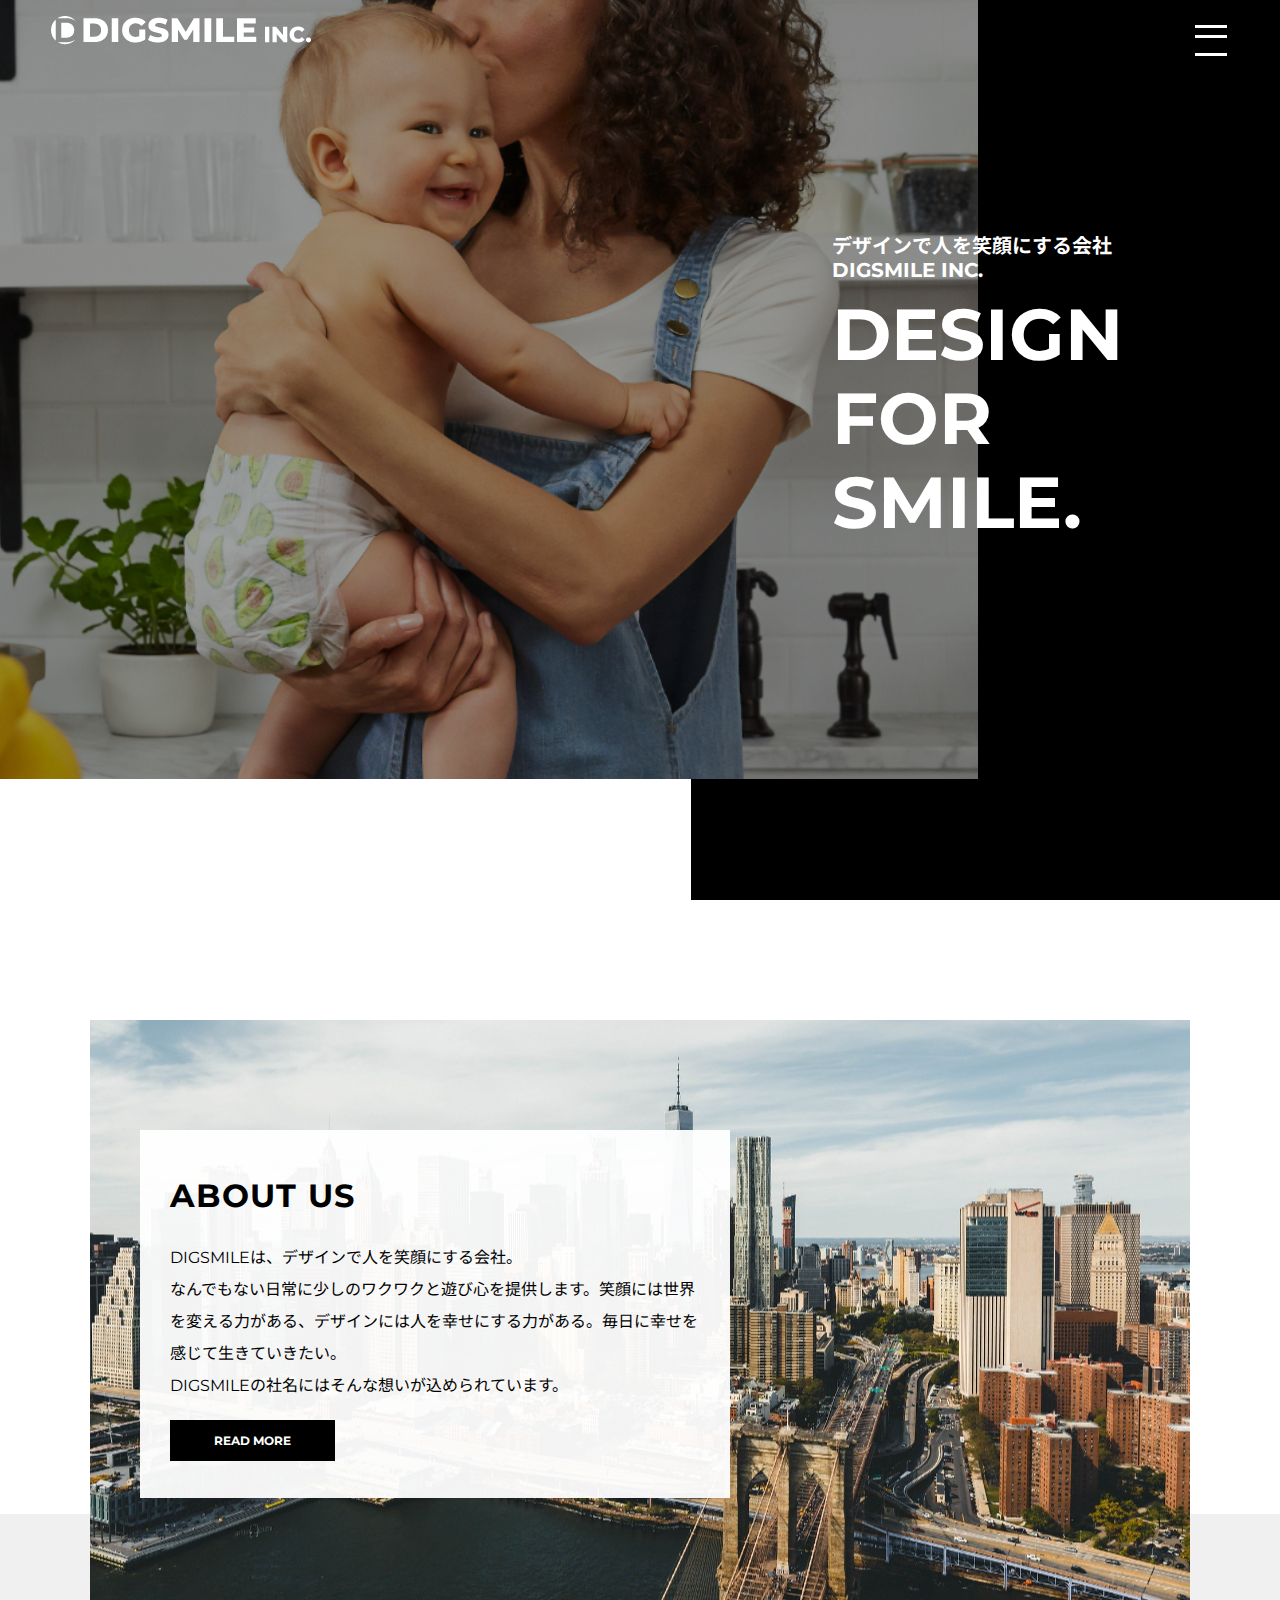
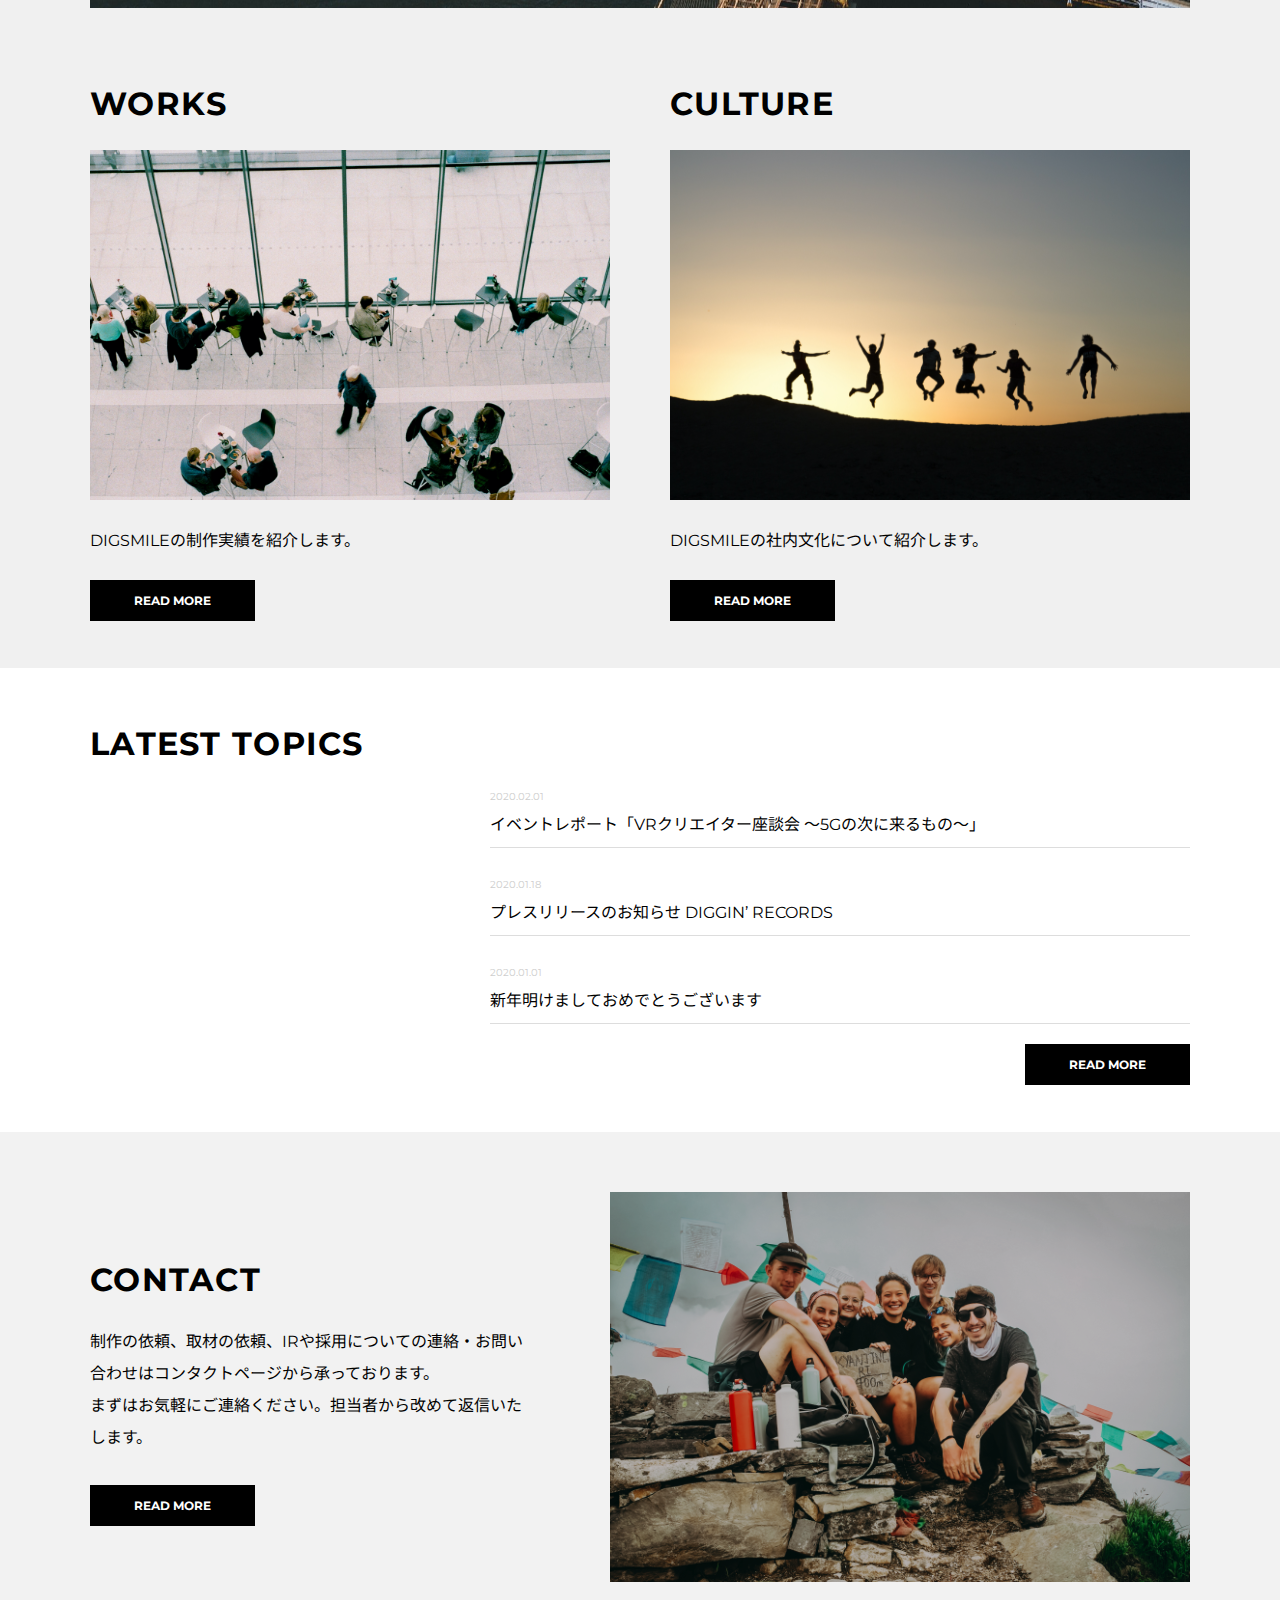
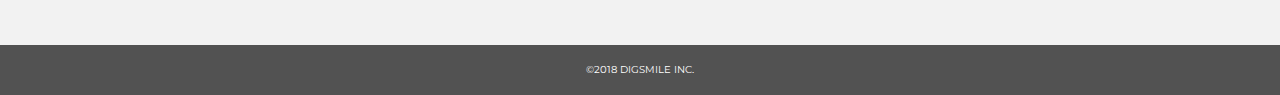
<file: index.html>
<!DOCTYPE html>
<html lang="ja">
<head>
    <meta charset="UTF-8">
    <meta name="viewport" content="width=device-width, initial-scale=1.0">
    <title>DESIGN inc. | TOP</title>
    <link rel="stylesheet" type="text/css" href="./css/reset.css">
    <link rel="stylesheet" type="text/css" href="./css/front-page.css">
    <link href="https://fonts.googleapis.com/css2?family=Montserrat:wght@500;800&display=swap" rel="stylesheet">
    <link href="https://fonts.googleapis.com/css2?family=Noto+Sans+JP:wght@500;700&display=swap" rel="stylesheet">
</head>
<body>
    <header class="header">
        <div class="header-head">
            <div class="header-logo">
                <a href="#">
                    <img src="img/header-logo@2x.png" alt="DIGSMILE INC.">
                </a>
            </div>
            <div class="nav-drawer">
                <input class="nav-drawer__checkbox" id="drawer-checkbox" type="checkbox" >
                <!-- ドロワーアイコン -->
                <label class="nav-drawer__icon" for="drawer-checkbox">
                    <span class="nav-drawer__icon--parts"></span>
                </label>
                <!-- 背景を暗く -->
                <label class="nav-drawer__overlay" for="drawer-checkbox"></label>
                <!-- ドロワーメニュー -->
                <nav class="nav-drawer__menu">
                    <ul class="nav-drawer__list">
                    <li class="nav-drawer__item">
                        <a class="nav-drawer__item--link" href="#">
                            <img src="img/logo-icon@2x.png" alt="DIGSMILE">
                        </a>
                    </li>
                    <li class="nav-drawer__item">
                        <a class="nav-drawer__item--link" href="#aboutUs">ABOUT US</a>
                    </li>
                    <li class="nav-drawer__item">
                        <a class="nav-drawer__item--link" href="#works">WORKS</a>
                    </li>
                    <li class="nav-drawer__item">
                        <a class="nav-drawer__item--link" href="#culture">CULTURE</a>
                    </li>
                    <li class="nav-drawer__item">
                        <a class="nav-drawer__item--link" href="#topics">TOPICS</a>
                    </li>
                    <li class="nav-drawer__item">
                        <a class="nav-drawer__item--link" href="#cta">CONTACT</a>
                    </li>
                    </ul>
                </nav><!-- /ドロワーメニュー -->
            </div>
        </div>
    </header>
    <main>
        <div class="mv js-mv">
            <div class="mv-inner js-mv-inner">
                <div class="mv-inner--shadow">
                    <div class="mv-ttl">
                        <p class="mv-ttl__sub">
                            デザインで人を笑顔にする会社<br>
                            DIGSMILE INC.
                        </p>
                        <h1 class="mv-ttl__main">DESIGN<br>
                            FOR<br>
                            SMILE.
                        </h1>
                    </div>
                </div>
            </div>
        </div>
        <div class="aboutUs">
            <div class="container">
                <div class="aboutUs-inner" id="aboutUs">
                    <h2 class="aboutUs-ttl section-ttl">ABOUT US</h2>
                    <p class="aboutUs-desc">DIGSMILEは、デザインで人を笑顔にする会社。<br>
                        なんでもない日常に少しのワクワクと遊び心を提供します。笑顔には世界を変える力がある、デザインには人を幸せにする力がある。毎日に幸せを感じて生きていきたい。<br>
                        DIGSMILEの社名にはそんな想いが込められています。</p>
                    <a class="more-btn" href="aboutus.html">READ MORE</a>
                </div>
            </div>
        </div>
        <div class="cont">
            <div class="container">
                <div class="works" id="works">
                    <h2 class="works-ttl section-ttl">WORKS</h2>
                    <div class="works-img">
                        <img src="img/works@2x.png" alt="WORKS">
                    </div>
                    <p class="works-txt">DIGSMILEの制作実績を紹介します。</p>
                    <a class="more-btn" href="#">READ MORE</a>
                </div>
                <div class="culture" id="culture">
                    <h2 class="culture-ttl section-ttl">CULTURE</h2>
                    <div class="culture-img">
                        <img src="img/culture@2x.png" alt="CULTURE">
                    </div>
                    <p class="culture-txt">DIGSMILEの社内文化について紹介します。</p>
                    <a class="more-btn" href="#">READ MORE</a>
                </div>
            </div>
        </div>
        <div class="topics" id="topics">
            <div class="container">
                <h2 class="topics-ttl section-ttl">LATEST TOPICS</h2>
                <div class="topics-cont">
                    <div class="topics-cont__article">
                        <div class="topics-cont__date">2020.02.01</div>
                        <div class="topics-cont__ttl">イベントレポート「VRクリエイター座談会 〜5Gの次に来るもの〜」</div>
                    </div>
                    <div class="topics-cont__article">
                        <div class="topics-cont__date">2020.01.18</div>
                        <div class="topics-cont__ttl">プレスリリースのお知らせ DIGGIN’ RECORDS</div>
                    </div>
                    <div class="topics-cont__article">
                        <div class="topics-cont__date">2020.01.01</div>
                        <div class="topics-cont__ttl">新年明けましておめでとうございます</div>
                    </div>
                </div>
                <div class="topics-btn">
                    <a class="more-btn" href="#">READ MORE</a>
                </div>
            </div>
        </div>
        <div class="cta" id="cta">
            <div class="container">
                <div class="cta-inner">
                    <div class="cta-desc">
                        <h2 class="cta-ttl section-ttl">CONTACT</h2>
                        <p class="cta-txt">制作の依頼、取材の依頼、IRや採用についての連絡・お問い合わせはコンタクトページから承っております。<br>
                            まずはお気軽にご連絡ください。担当者から改めて返信いたします。</p>
                        <a class="more-btn" href="contact.html">READ MORE</a>
                    </div>
                    <div class="cta-img">
                        <img src="img/contact@2x.png" alt="CONTACT">
                    </div>
                </div>
            </div>
        </div>
    </main>
    <footer class="footer">
        <div class="footer-inner">
            <p class="copy">&copy2018 DIGSMILE INC.</p>
        </div>
    </footer>

    <!-- js読み込み -->
    <script type="text/javascript" src="https://ajax.googleapis.com/ajax/libs/jquery/3.5.1/jquery.min.js"></script>
    <script type="text/javascript" src="./js/script.js"></script>
    
</body>
</html>
</file>
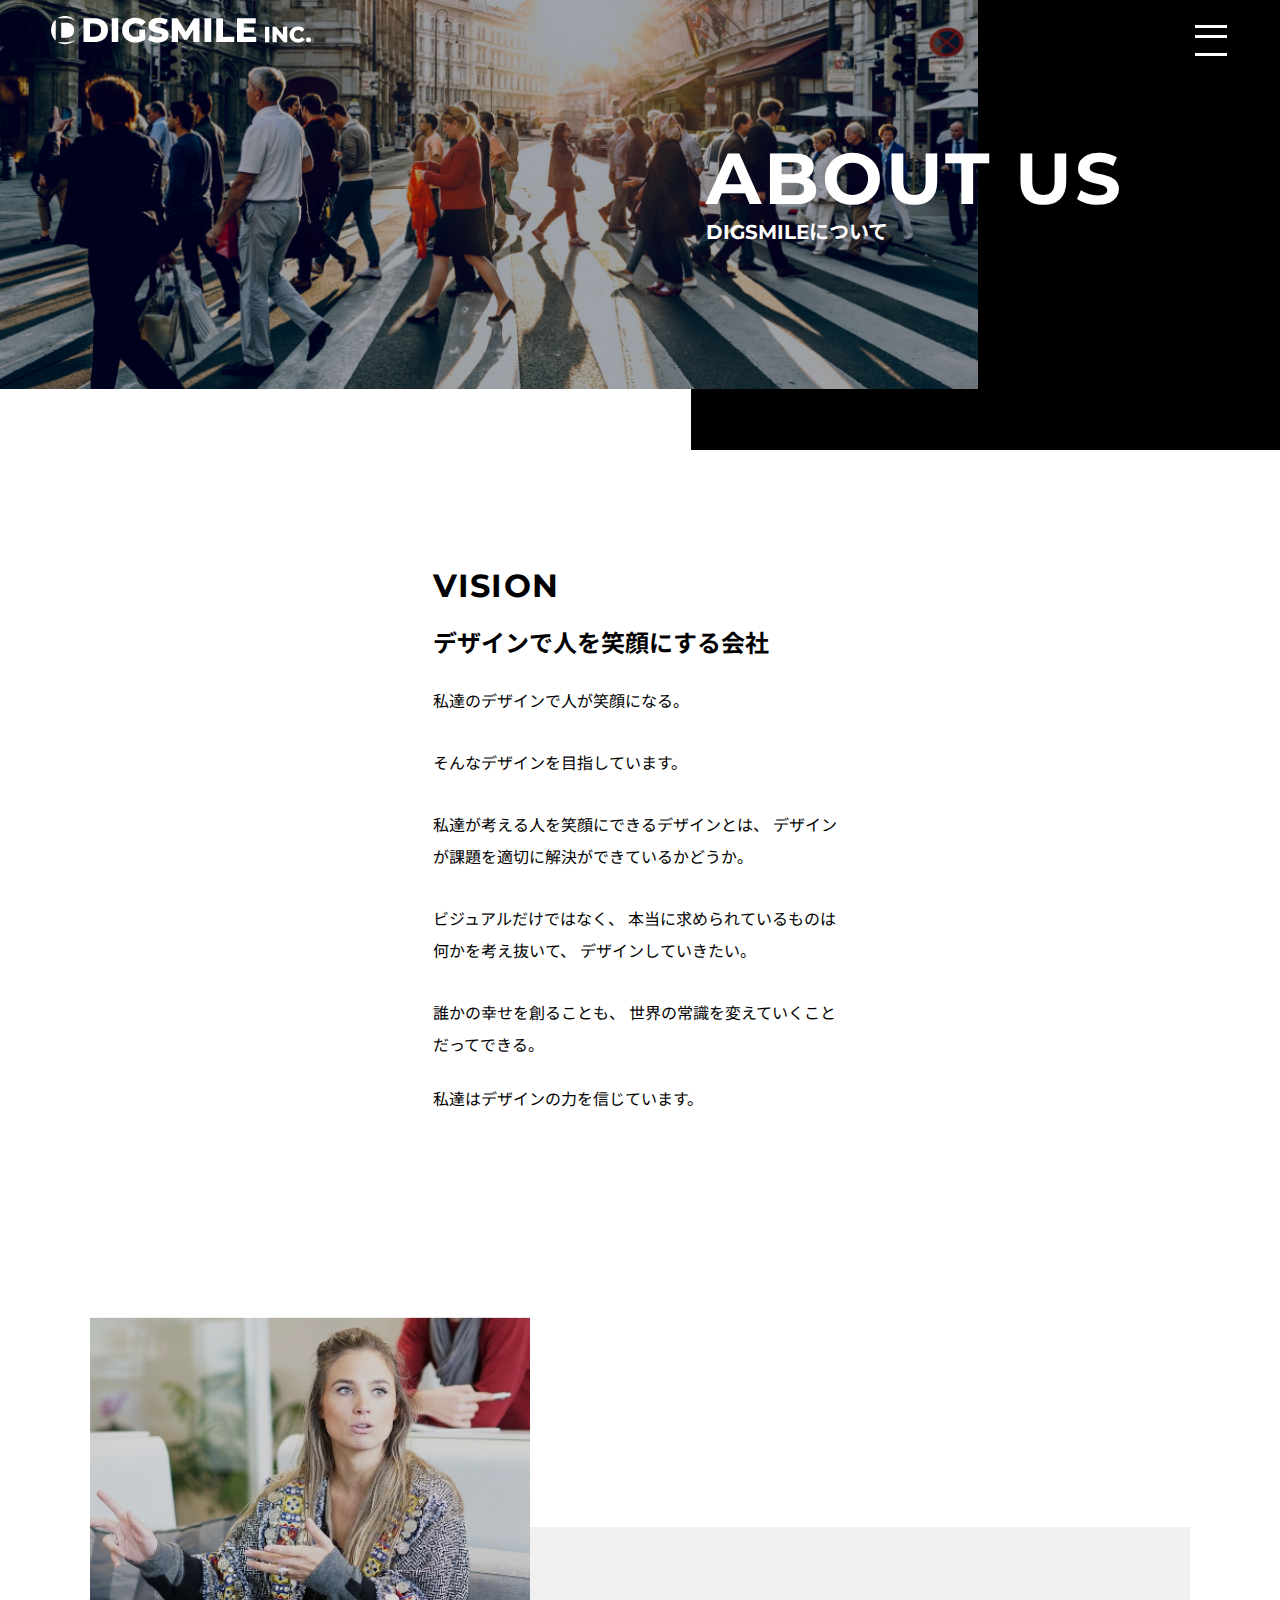
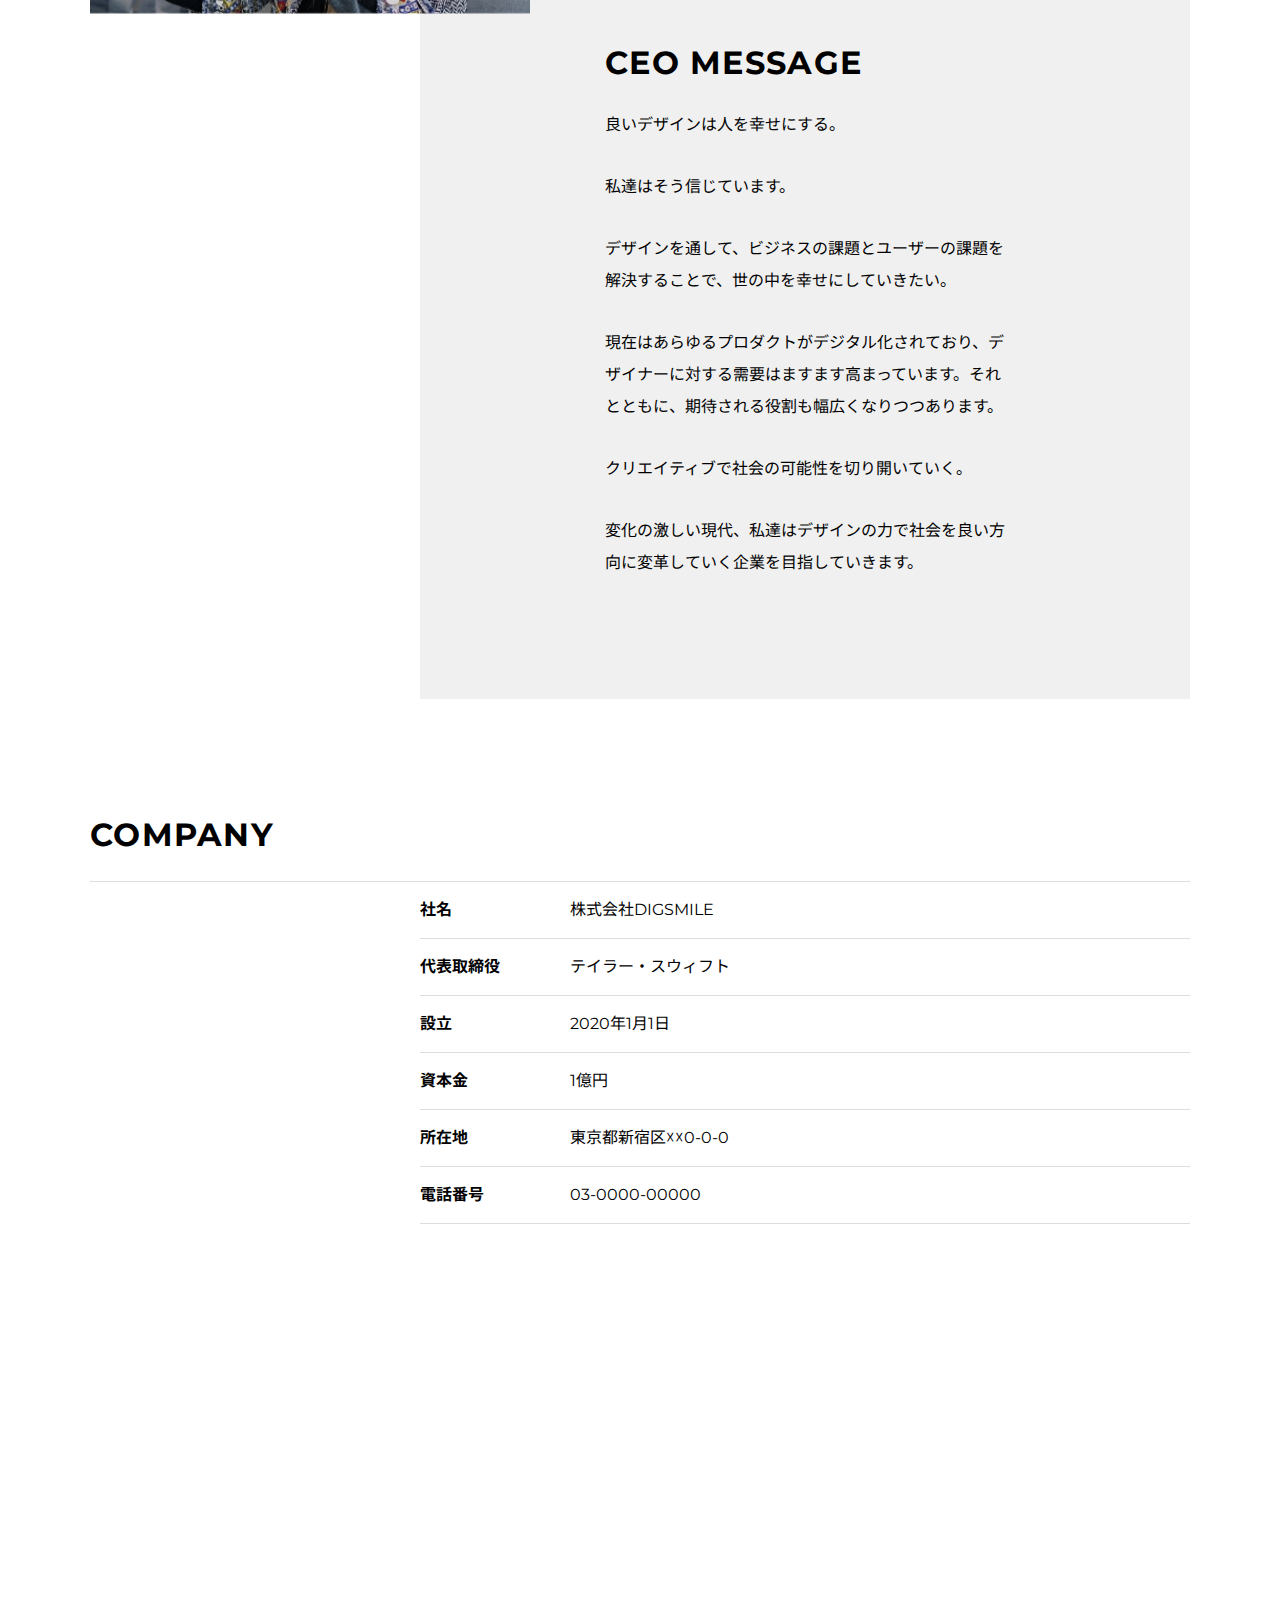
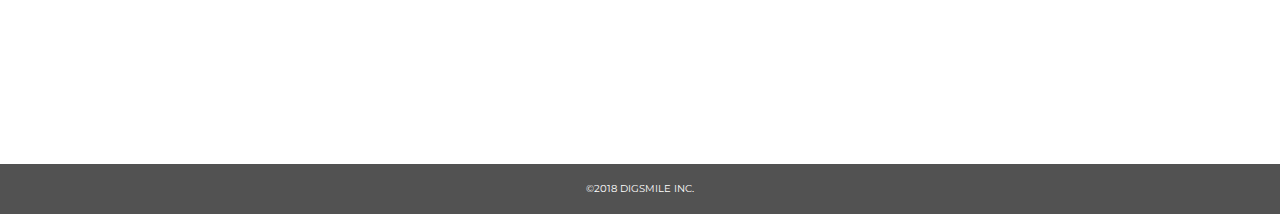
<file: aboutus.html>
<!DOCTYPE html>
<html lang="ja">
<head>
    <meta charset="UTF-8">
    <meta name="viewport" content="width=device-width, initial-scale=1.0">
    <title>ABOUT US</title>
    <link rel="stylesheet" type="text/css" href="./css/reset.css">
    <link rel="stylesheet" type="text/css" href="./css/aboutUs.css">
    <link href="https://fonts.googleapis.com/css2?family=Montserrat:wght@500;800&display=swap" rel="stylesheet">
    <link href="https://fonts.googleapis.com/css2?family=Noto+Sans+JP:wght@500;700&display=swap" rel="stylesheet">
</head>
<body>
    <header class="header">
        <div class="header-head">
            <div class="header-logo">
                <a href="index.html">
                    <img src="img/header-logo@2x.png" alt="DIGSMILE INC.">
                </a>
            </div>
            <div class="nav-drawer">
                <input class="nav-drawer__checkbox" id="drawer-checkbox" type="checkbox" >
                <!-- ドロワーアイコン -->
                <label class="nav-drawer__icon" for="drawer-checkbox">
                    <span class="nav-drawer__icon--parts"></span>
                </label>
                <!-- 背景を暗く -->
                <label class="nav-drawer__overlay" for="drawer-checkbox"></label>
                <!-- ドロワーメニュー -->
                <nav class="nav-drawer__menu">
                    <ul class="nav-drawer__list">
                    <li class="nav-drawer__item">
                        <a class="nav-drawer__item--link" href="index.html">
                            <img src="img/logo-icon@2x.png" alt="DIGSMILE">
                        </a>
                    </li>
                    <li class="nav-drawer__item">
                        <a class="nav-drawer__item--link" href="#vision">VISION</a>
                    </li>
                    <li class="nav-drawer__item">
                        <a class="nav-drawer__item--link" href="#ceoMessage">CEO MESSAGE</a>
                    </li>
                    <li class="nav-drawer__item">
                        <a class="nav-drawer__item--link" href="#company">COMPANY</a>
                    </li>
                    <li class="nav-drawer__item">
                        <a class="nav-drawer__item--link" href="contact.html">CONTACT</a>
                    </li>
                    </ul>
                </nav><!-- /ドロワーメニュー -->
            </div>
        </div>
    </header>
    <main>
        <div class="aboutUsMv js-mv">
            <div class="aboutUsMv-inner js-mv-inner">
                <div class="aboutUsMv-inner--shadow">
                    <div class="aboutUsMv-ttl">
                        <h1 class="aboutUsMv-ttl__main">ABOUT US</h1>
                        <p class="aboutUsMv-ttl__sub">DIGSMILEについて</p>
                    </div>
                </div>
            </div>
        </div>
        <div class="vision" id="vision">
            <div class="container">
                <div class="vision-inner">
                    <h2 class="vision-ttl__main section-ttl">VISION</h2>
                    <p class="vision-ttl__sub">デザインで人を笑顔にする会社</p>
                    <div class="vision-desc">
                        <p class="vision-txt">私達のデザインで人が笑顔になる。</p>

                        <p class="vision-txt">そんなデザインを目指しています。</p>
                        
                        <p class="vision-txt">私達が考える人を笑顔にできるデザインとは、
                        デザインが課題を適切に解決ができているかどうか。</p>
                        
                        <p class="vision-txt">ビジュアルだけではなく、
                        本当に求められているものは何かを考え抜いて、
                        デザインしていきたい。</p>
                        
                        <p class="vision-txt">誰かの幸せを創ることも、
                        世界の常識を変えていくことだってできる。</p>
                        
                        <p class="visoin-txt">私達はデザインの力を信じています。</p>
                    </div>
                </div>
            </div>
        </div>
        <div class="ceoMessage" id="ceoMessage">
            <div class="container">
                <div class="ceoMessage-img">
                    <img src="img/ceo@2x.png" alt="ceo">
                </div>
                <div class="ceoMessage-bg">
                    <div class="ceoMessage-inner">
                        <h2 class="ceoMessage-ttl section-ttl">CEO MESSAGE</h2>
                        <div class="ceoMessage-desc">
                            <p class="ceoMessage-txt">良いデザインは人を幸せにする。</p>

                            <p class="ceoMessage-txt">私達はそう信じています。</p>

                            <p class="ceoMessage-txt">デザインを通して、ビジネスの課題とユーザーの課題を解決することで、世の中を幸せにしていきたい。</p>

                            <p class="ceoMessage-txt">現在はあらゆるプロダクトがデジタル化されており、デザイナーに対する需要はますます高まっています。それとともに、期待される役割も幅広くなりつつあります。</p>

                            <p class="ceoMessage-txt">クリエイティブで社会の可能性を切り開いていく。</p>

                            <p class="ceoMessage-txt">変化の激しい現代、私達はデザインの力で社会を良い方向に変革していく企業を目指していきます。</p>
                        </div>
                    </div>
                </div>
            </div>
        </div>
        <div class="company" id="company">
            <div class="container">
                <h2 class="company-ttl section-ttl">COMPANY</h2>
                <table class="company-desc">
                    <tr class="company-about">
                        <th class="company-about__ttl">社名</th>
                        <td class="company-about__txt">株式会社DIGSMILE</td>
                    </tr>
                    <tr class="company-about">
                        <th class="company-about__ttl">代表取締役</th>
                        <td class="company-about__txt">テイラー・スウィフト</td>
                    </tr>
                    <tr class="company-about">
                        <th class="company-about__ttl">設立</th>
                        <td class="company-about__txt">2020年1月1日</td>
                    </tr>
                    <tr class="company-about">
                        <th class="company-about__ttl">資本金</th>
                        <td class="company-about__txt">1億円</td>
                    </tr>
                    <tr class="company-about">
                        <th class="company-about__ttl">所在地</th>
                        <td class="company-about__txt">東京都新宿区☓☓0-0-0</td>
                    </tr>
                    <tr class="company-about">
                        <th class="company-about__ttl">電話番号</th>
                        <td class="company-about__txt">03-0000-00000</td>
                    </tr>
                </table>
                <div class="company-map">
                    <iframe src="https://www.google.com/maps/embed?pb=!1m18!1m12!1m3!1d51840.054981493144!2d139.7092004!3d35.701533049999995!2m3!1f0!2f0!3f0!3m2!1i1024!2i768!4f13.1!3m3!1m2!1s0x60188d2059b7fd4b%3A0xec61c68fe232efd2!2z5p2x5Lqs6YO95paw5a6_5Yy6!5e0!3m2!1sja!2sjp!4v1600667425053!5m2!1sja!2sjp" width="600" height="450" frameborder="0" style="border:0;" allowfullscreen="" aria-hidden="false" tabindex="0"></iframe>
                </div>
            </div>
        </div>
    </main>
    <footer class="footer">
        <div class="footer-inner">
            <p class="copy">&copy2018 DIGSMILE INC.</p>
        </div>
    </footer>

    <!-- js読み込み -->
    <script type="text/javascript" src="https://ajax.googleapis.com/ajax/libs/jquery/3.5.1/jquery.min.js"></script>
    <script type="text/javascript" src="./js/script.js"></script>
    
</body>
</html>
</file>
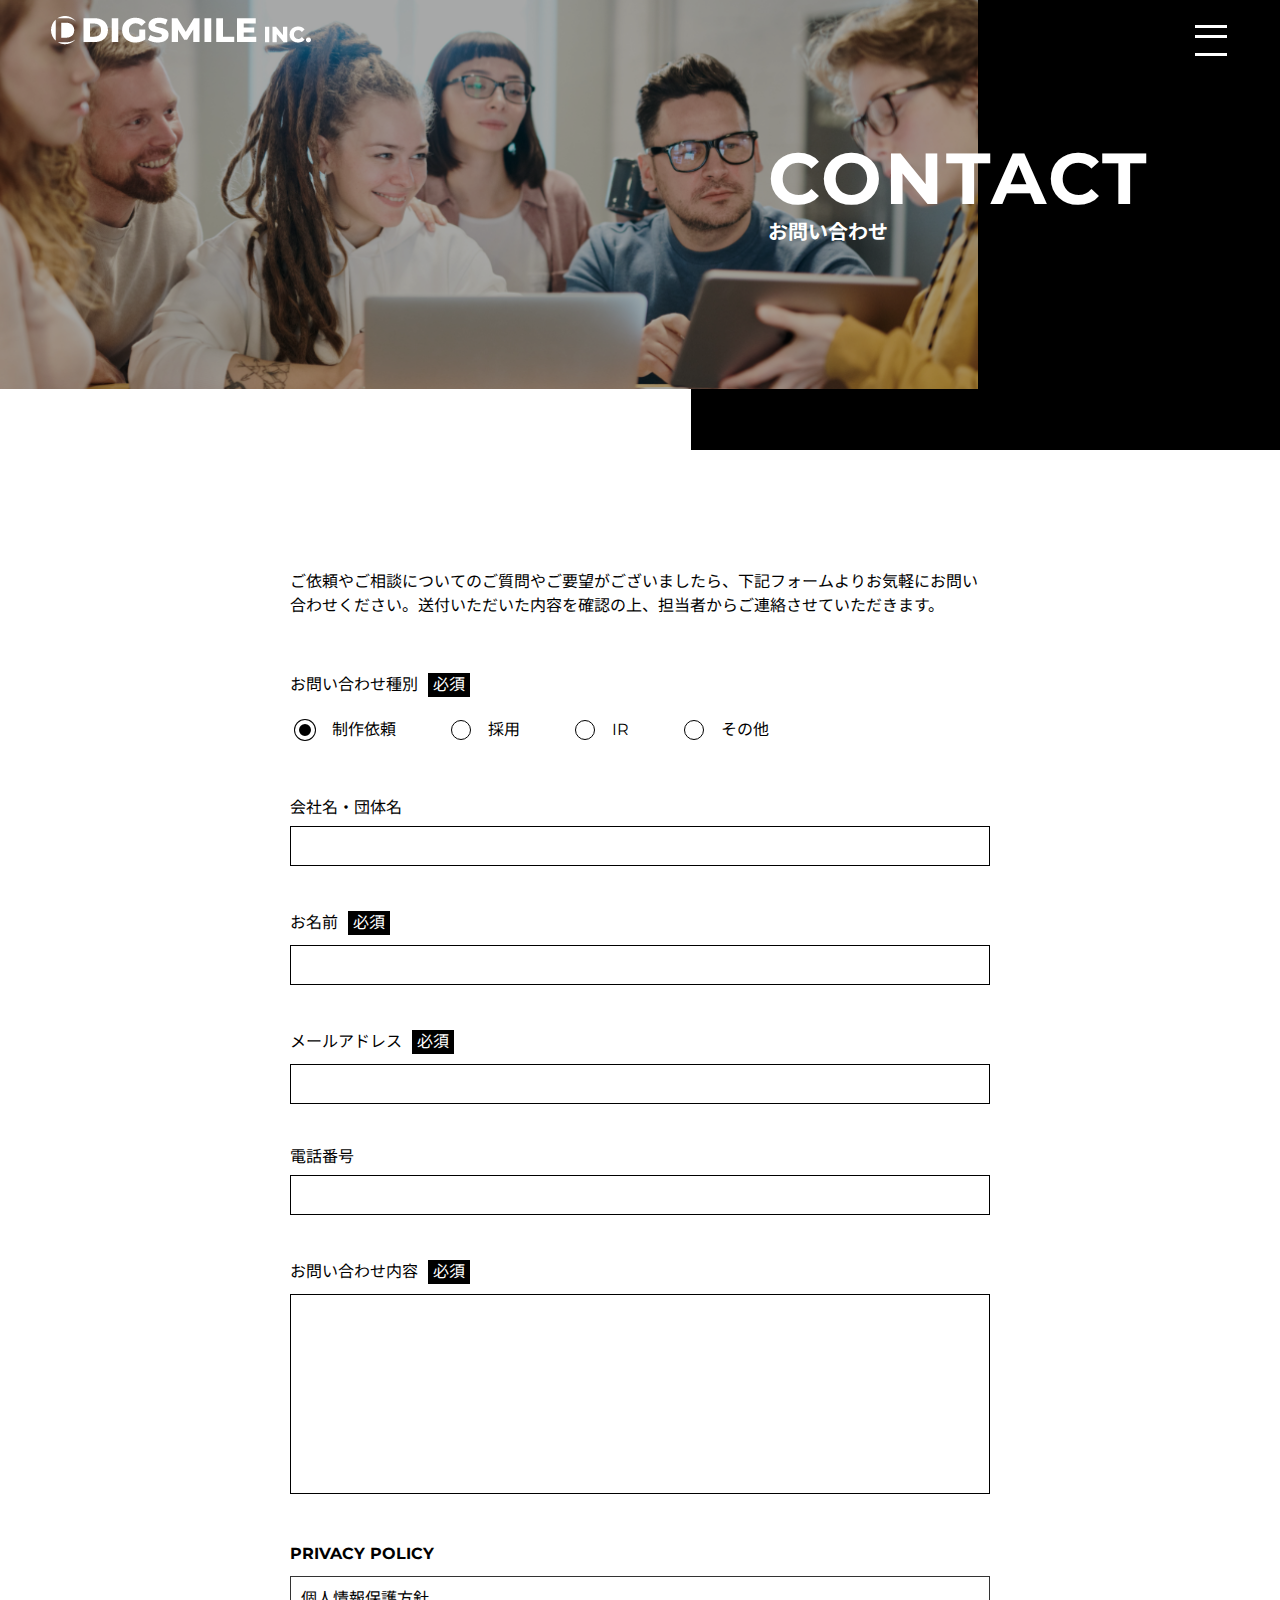
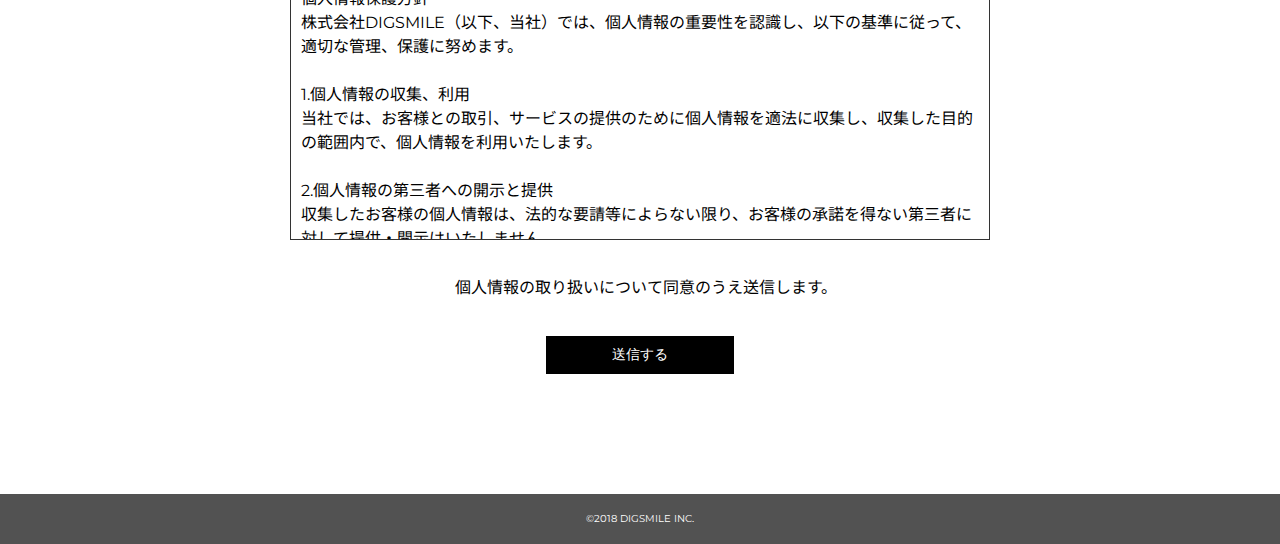
<file: contact.html>
<!DOCTYPE html>
<html lang="ja">
<head>
    <meta charset="UTF-8">
    <meta name="viewport" content="width=device-width, initial-scale=1.0">
    <title>CONTACT</title>
    <link rel="stylesheet" type="text/css" href="./css/reset.css">
    <link rel="stylesheet" type="text/css" href="./css/contact.css">
    <link href="https://fonts.googleapis.com/css2?family=Montserrat:wght@500;800&display=swap" rel="stylesheet">
    <link href="https://fonts.googleapis.com/css2?family=Noto+Sans+JP:wght@500;700&display=swap" rel="stylesheet">
</head>
<body>
    <header class="header">
        <div class="header-head">
            <div class="header-logo">
                <a href="index.html">
                    <img src="img/header-logo@2x.png" alt="DIGSMILE INC.">
                </a>
            </div>
            <div class="nav-drawer">
                <input class="nav-drawer__checkbox" id="drawer-checkbox" type="checkbox" >
                <!-- ドロワーアイコン -->
                <label class="nav-drawer__icon" for="drawer-checkbox">
                    <span class="nav-drawer__icon--parts"></span>
                </label>
                <!-- 背景を暗く -->
                <label class="nav-drawer__overlay" for="drawer-checkbox"></label>
                <!-- ドロワーメニュー -->
                <nav class="nav-drawer__menu">
                    <ul class="nav-drawer__list">
                    <li class="nav-drawer__item">
                        <a class="nav-drawer__item--link" href="index.html">
                            <img src="img/logo-icon@2x.png" alt="DIGSMILE">
                        </a>
                    </li>
                    </li>
                    <li class="nav-drawer__item">
                        <a class="nav-drawer__item--link" href="#">CONTACT</a>
                    </li>
                    </ul>
                </nav><!-- /ドロワーメニュー -->
            </div>
        </div>
    </header>
    <main>
        <div class="ctaMv js-mv">
            <div class="ctaMv-inner js-mv-inner">
                <div class="ctaMv-inner--shadow">
                    <div class="ctaMv-ttl">
                        <h1 class="ctaMv-ttl__main">CONTACT</h1>
                        <p class="ctaMv-ttl__sub">お問い合わせ</p>
                    </div>
                </div>
            </div>
        </div>
        <div class="ctaDetail">
            <p class="ctaDetail-note">ご依頼やご相談についてのご質問やご要望がございましたら、下記フォームよりお気軽にお問い合わせください。送付いただいた内容を確認の上、担当者からご連絡させていただきます。</p>
            <form class="ctaDetail-form" action="confirm.php" method="POST">
                <div class="ctaDetail-form__item">
                    <div class="ctaDetail-form__txt ctaDetail-form__txt--radio">
                        <p class="ctaDetail-type__ttl">お問い合わせ種別</p>
                        <p class="must">必須</p>
                    </div>
                    <div class="ctaDetail-form__radio">
                        <div class="ctaDetail-form__radio--item">
                            <input class="ctaDetail-form__radio--btn" id="request" type="radio" name="type" checked>
                            <label class="ctaDetail-form__radio--ttl" for="request">制作依頼</label>
                        </div>
                        <div class="ctaDetail-form__radio--item">
                            <input class="ctaDetail-form__radio--btn" id="recruit" type="radio" name="type">
                            <label class="ctaDetail-form__radio--ttl" for="recruit">採用</label>
                        </div>
                        <div class="ctaDetail-form__radio--item">
                            <input class="ctaDetail-form__radio--btn" id="ir" type="radio" name="type">
                            <label class="ctaDetail-form__radio--ttl" for="ir">IR</label>
                        </div>
                        <div class="ctaDetail-form__radio--item">
                            <input class="ctaDetail-form__radio--btn" id="other" type="radio" name="type">
                            <label class="ctaDetail-form__radio--ttl" for="other">その他</label>
                        </div>
                    </div>
                </div>
                <div class="ctaDetail-form__item ctaDetail-companyName">
                    <label for="companyName" class="ctaDetail-form__txt">会社名・団体名</label>
                    <input class="ctaDetail-form__box" type="text" id="companyName" name="companyName">
                </div>
                <div class="ctaDetail-form__item">
                    <div class="ctaDetail-form__txt">
                        <label for="name">お名前</label>
                        <p class="must">必須</p>
                    </div>
                    <input class="ctaDetail-form__box" type="text" id="name" name="name">
                </div>
                <div class="ctaDetail-form__item">
                    <div class="ctaDetail-form__txt">
                        <label for="email">メールアドレス</label>
                        <p class="must">必須</p>
                    </div>
                    <input class="ctaDetail-form__box" type="email" id="email" name="email">
                </div>
                <div class="ctaDetail-form__item">
                    <label for="tel" class="ctaDetail-form__txt">電話番号</label>
                    <input class="ctaDetail-form__box" type="tel" id="tel" name="tel">
                </div>
                <div class="ctaDetail-form__item">
                    <div class="ctaDetail-form__txt">
                        <label for="cont">お問い合わせ内容</label>
                        <p class="must">必須</p>
                    </div>
                    <textarea class="ctaDetail-form__box ctaDetail-form__box--lg" name="cont" id="cont" cols="30" rows="10"></textarea>
                </div>
                <div class="ctaDetail-policy">
                    <p class="ctaDetail-policy__ttl">PRIVACY POLICY</p>
                    <div class="ctaDetail-policy__cont">
                        <p class="ctaDetail-policy__txt">個人情報保護方針<br>
                        株式会社DIGSMILE（以下、当社）では、個人情報の重要性を認識し、以下の基準に従って、適切な管理、保護に努めます。<br><br>

                        1.個人情報の収集、利用<br>
                        当社では、お客様との取引、サービスの提供のために個人情報を適法に収集し、収集した目的の範囲内で、個人情報を利用いたします。<br><br>

                        2.個人情報の第三者への開示と提供<br>
                        収集したお客様の個人情報は、法的な要請等によらない限り、お客様の承諾を得ない第三者に対して提供・開示はいたしません。<br>
                        業務の都合上、業務委託先に個人情報を提供する場合は、機密保持契約等によって業務委託先に個人情報保護を義務付けるとともに、業務委託先が適切に個人情報を取り扱うように管理いたします。<br><br>

                        3.個人情報の保護<br>
                        当社では、個人情報の紛失、破壊、改ざん、不正アクセス、および漏えい等を防止するため、適切な対策を行います。<br><br>

                        4.法令および関連規範の遵守<br>
                        当社は、個人情報の取り扱いに関して、個人情報保護法をはじめとする個人情報に関する法令および関連する規範を遵守します。<br><br>

                        5.個人情報の開示・訂正・削除<br>
                        当社では、個人情報の開示・訂正・削除等の依頼があった場合、情報提供者本人であることを確認の上、すみやかに対応いたします。<br><br>

                        法令や当社方針により、プライバシー・ポリシーを予告なく改訂することがあります。<br><br>

                        お問い合わせ窓口<br>
                        当社の個人情報の取扱いに関するお問い合わせは下記までご連絡お願いいたします。<br>
                        株式会社ファイアープレイス<br>
                        044-589-4333</p>
                    </div>
                </div>
                <div class="ctaDetail-checkBox">
                    <input type="checkbox" id="check">
                    <label class="checkbox" for="check">個人情報の取り扱いについて同意のうえ送信します。</label>
                </div>
                <input class="submit-btn" value="送信する" type="submit" id="js-submit" disabled></input>
            </form>
        </div>
    </main>
    <footer class="footer">
        <div class="footer-inner">
            <p class="copy">&copy2018 DIGSMILE INC.</p>
        </div>
    </footer>

    <!-- js読み込み -->
    <script type="text/javascript" src="https://ajax.googleapis.com/ajax/libs/jquery/3.5.1/jquery.min.js"></script>
    <script type="text/javascript" src="./js/script.js"></script>
    
</body>
</html>
</file>
<file: css/front-page.css>
body {
  font-family: 'Montserrat', 'Noto Sans JP', sans-serif;
  font-size: 16px;
}

.container {
  padding: 0 30px;
  max-width: 1100px;
  margin-right: auto;
  margin-left: auto;
}

@media (max-width: 767px) {
  .container {
    padding: 0 15px;
  }
}

a {
  text-decoration: none;
  color: #000;
}

img {
  width: 100%;
}

.section-ttl {
  font-size: 32px;
  font-weight: bold;
  letter-spacing: 0.04em;
}

@media (max-width: 767px) {
  .section-ttl {
    font-size: 28px;
  }
}

.more-btn {
  color: #fff;
  background-color: #000;
  width: 160px;
  padding: 13px 44px;
  font-weight: bold;
  font-size: 12px;
}

.more-btn:hover {
  opacity: .7;
  -webkit-transition: .3s;
  transition: .3s;
}

.header-head {
  display: -webkit-box;
  display: -ms-flexbox;
  display: flex;
  -webkit-box-pack: justify;
      -ms-flex-pack: justify;
          justify-content: space-between;
  width: 92%;
  margin-right: auto;
  margin-left: auto;
  z-index: 1;
  position: fixed;
}

.header-logo {
  color: #000;
  width: 260px;
  margin-top: 16px;
  margin-left: 4vw;
}

.header-logo:hover {
  opacity: .7;
  -webkit-transition: .3s;
  transition: .3s;
}

@media (max-width: 767px) {
  .header-logo {
    width: 189px;
  }
}

.header-logo.black {
  -webkit-filter: brightness(0);
          filter: brightness(0);
  -webkit-transition: -webkit-filter .3s;
  transition: -webkit-filter .3s;
  transition: filter .3s;
  transition: filter .3s, -webkit-filter .3s;
}

.nav-drawer {
  position: relative;
  display: block;
}

.nav-drawer__checkbox {
  display: none;
}

.nav-drawer__icon {
  cursor: pointer;
  display: block;
  width: 36px;
  height: 40px;
  position: fixed;
  right: 4vw;
  top: 16px;
}

.nav-drawer__icon:hover {
  opacity: .7;
  -webkit-transition: .3s;
  transition: .3s;
}

@media (max-width: 767px) {
  .nav-drawer__icon {
    top: 8px;
  }
}

.nav-drawer__icon--parts, .nav-drawer__icon--parts:before, .nav-drawer__icon--parts:after {
  background-color: #fff;
  display: block;
  width: 32px;
  height: 3px;
  position: absolute;
  top: 0;
  right: 0;
  left: 0;
  bottom: 0;
  margin: auto;
}

.nav-drawer__icon--parts:before, .nav-drawer__icon--parts:after {
  content: " ";
}

.nav-drawer__icon--parts:before {
  top: 20px;
}

.nav-drawer__icon--parts:after {
  top: -20px;
}

.nav-drawer__icon--parts--black, .nav-drawer__icon--parts--black:before, .nav-drawer__icon--parts--black:after {
  background-color: #000;
  display: block;
  width: 32px;
  height: 3px;
  position: absolute;
  top: 0;
  right: 0;
  left: 0;
  bottom: 0;
  margin: auto;
}

.nav-drawer__icon--parts--black:before, .nav-drawer__icon--parts--black:after {
  content: " ";
}

.nav-drawer__icon--parts--black:before {
  top: 20px;
}

.nav-drawer__icon--parts--black:after {
  top: -20px;
}

.nav-drawer__overlay {
  background: rgba(0, 0, 0, 0.85);
  opacity: 0;
  pointer-events: none;
  width: 100%;
  height: 100%;
  position: fixed;
  top: 0;
  right: 0;
}

.nav-drawer__menu {
  background: #000;
  color: #fff;
  width: 35vw;
  height: 100%;
  overflow-y: auto;
  -webkit-overflow-scrolling: touch;
  position: fixed;
  right: -100%;
  padding-top: 120px;
}

@media (max-width: 767px) {
  .nav-drawer__menu {
    width: 67.7vw;
  }
}

@media (max-width: 413px) {
  .nav-drawer__menu {
    padding-top: 80px;
  }
}

.nav-drawer__icon, .nav-drawer__txt {
  z-index: 4;
}

.nav-drawer__menu {
  z-index: 3;
}

.nav-drawer__overlay {
  z-index: 2;
}

.nav-drawer__checkbox:checked ~ .nav-drawer__icon .nav-drawer__icon--parts {
  background: transparent;
}

.nav-drawer__checkbox:checked ~ .nav-drawer__icon .nav-drawer__icon--parts:before {
  -webkit-transform: rotate(-45deg);
  transform: rotate(-45deg);
  top: 0;
}

.nav-drawer__checkbox:checked ~ .nav-drawer__icon .nav-drawer__icon--parts:after {
  -webkit-transform: rotate(45deg);
  transform: rotate(45deg);
  top: 0;
}

.nav-drawer__checkbox:checked ~ .nav-drawer__icon .nav-drawer__icon--parts--black {
  background: transparent;
}

.nav-drawer__checkbox:checked ~ .nav-drawer__icon .nav-drawer__icon--parts--black:before {
  -webkit-transform: rotate(-45deg);
  transform: rotate(-45deg);
  top: 0;
  background-color: #fff;
}

.nav-drawer__checkbox:checked ~ .nav-drawer__icon .nav-drawer__icon--parts--black:after {
  -webkit-transform: rotate(45deg);
  transform: rotate(45deg);
  top: 0;
  background-color: #fff;
}

.nav-drawer__checkbox:checked ~ .nav-drawer__overlay {
  opacity: 0.3;
  pointer-events: auto;
}

.nav-drawer__checkbox:checked ~ .nav-drawer__menu {
  right: 0;
}

.nav-drawer__icon--parts, .nav-drawer__icon--parts:after, .nav-drawer__icon--parts:before, .nav-drawer__overlay, .nav-drawer__menu {
  -webkit-transition: all .7s;
  transition: all .7s;
}

.nav-drawer__icon--parts--black, .nav-drawer__icon--parts--black:after, .nav-drawer__icon--parts--black:before {
  -webkit-transition: all .7s;
  transition: all .7s;
}

.nav-drawer__txt {
  color: #fff;
}

.nav-drawer__list {
  text-align: center;
}

.nav-drawer__item {
  margin-bottom: 30px;
}

.nav-drawer__item--link {
  color: #fff;
  font-weight: bold;
}

.nav-drawer__item--link img {
  width: 45px;
}

.footer {
  background-color: #525252;
}

.copy {
  font-size: 10px;
  color: #fff;
  text-align: center;
  padding-top: 20px;
  padding-bottom: 20px;
}

.mv {
  height: 100vh;
  background: -webkit-gradient(linear, left top, right top, from(#fff), color-stop(54%, #fff), color-stop(54%, #000), to(#000));
  background: linear-gradient(90deg, #fff 0%, #fff 54%, #000 54%, #000 100%);
  margin-bottom: 120px;
}

.mv-inner {
  width: 76.4%;
  height: 86.5%;
  background-image: url("../img/mv@2x.png");
  background-size: cover;
  background-position: center 0;
  position: relative;
}

.mv-inner--shadow {
  position: absolute;
  background-color: rgba(0, 0, 0, 0.34);
  content: "";
  top: 0;
  right: 0;
  bottom: 0;
  left: 0;
}

.mv-ttl {
  color: #fff;
  position: absolute;
  top: 50%;
  right: 0;
  -webkit-transform: translate(50%, -50%);
          transform: translate(50%, -50%);
}

@media (max-width: 767px) {
  .mv-ttl {
    -webkit-transform: translate(25%, -50%);
            transform: translate(25%, -50%);
  }
}

.mv-ttl__sub {
  font-size: 20px;
  line-height: 24px;
  margin-bottom: 10px;
  font-weight: bold;
}

@media (max-width: 767px) {
  .mv-ttl__sub {
    font-size: 16px;
    letter-spacing: 0.04em;
  }
}

.mv-ttl__main {
  font-size: 72px;
  line-height: 84px;
  font-weight: bold;
}

@media (max-width: 767px) {
  .mv-ttl__main {
    font-size: 56px;
    line-height: 53px;
    letter-spacing: 0.04em;
  }
}

.aboutUs {
  margin-bottom: 80px;
}

.aboutUs .container {
  background-image: url("../img/aboutus@2x.png");
  background-repeat: no-repeat;
  background-size: cover;
  padding: 110px 0;
  background-position: center;
  position: relative;
}

.aboutUs-inner {
  max-width: 590px;
  background-color: rgba(255, 255, 255, 0.95);
  padding: 50px 30px;
  -webkit-box-sizing: border-box;
          box-sizing: border-box;
  margin-left: 50px;
  margin-right: 50px;
}

@media (max-width: 767px) {
  .aboutUs-inner {
    margin-left: 15px;
    margin-right: 15px;
  }
}

.aboutUs-ttl {
  margin-bottom: 30px;
}

.aboutUs-desc {
  line-height: 2;
  margin-bottom: 30px;
}

.cont {
  position: relative;
}

.cont::after {
  content: "";
  width: 100vw;
  height: 130%;
  display: block;
  background-color: #F0F0F0;
  position: absolute;
  bottom: 0;
  z-index: -1;
}

.cont .container {
  display: -webkit-box;
  display: -ms-flexbox;
  display: flex;
  -webkit-box-pack: justify;
      -ms-flex-pack: justify;
          justify-content: space-between;
}

@media (max-width: 767px) {
  .cont .container {
    -webkit-box-orient: vertical;
    -webkit-box-direction: normal;
        -ms-flex-direction: column;
            flex-direction: column;
  }
}

.works {
  margin-bottom: 60px;
  margin-right: 60px;
}

@media (max-width: 767px) {
  .works {
    margin-right: 0;
  }
}

.works-ttl {
  margin-bottom: 30px;
}

.works-img {
  margin-bottom: 30px;
  width: 100%;
  max-width: 520px;
}

.works-txt {
  margin-bottom: 43px;
}

.culture {
  margin-bottom: 60px;
}

.culture-ttl {
  margin-bottom: 30px;
}

.culture-img {
  margin-bottom: 30px;
  width: 100%;
  max-width: 520px;
}

.culture-txt {
  margin-bottom: 43px;
}

.topics .container {
  margin-top: 60px;
  margin-bottom: 60px;
}

.topics-ttl {
  margin-bottom: 32px;
}

.topics-cont {
  max-width: 700px;
  margin-left: auto;
}

.topics-cont__article {
  margin-bottom: 32px;
}

.topics-cont__date {
  color: #cecece;
  font-size: 10px;
  margin-bottom: 13px;
}

.topics-cont__ttl {
  padding-bottom: 12px;
  border-bottom: 1px solid #DDDDDD;
  line-height: 20px;
}

.topics-btn {
  text-align: right;
}

@media (max-width: 767px) {
  .topics-btn {
    text-align: left;
  }
}

.cta {
  background-color: #F2F2F2;
  padding-top: 60px;
  padding-bottom: 60px;
}

.cta-inner {
  display: -webkit-box;
  display: -ms-flexbox;
  display: flex;
  -webkit-box-pack: justify;
      -ms-flex-pack: justify;
          justify-content: space-between;
  -webkit-box-align: center;
      -ms-flex-align: center;
          align-items: center;
}

@media (max-width: 767px) {
  .cta-inner {
    -webkit-box-orient: vertical;
    -webkit-box-direction: reverse;
        -ms-flex-direction: column-reverse;
            flex-direction: column-reverse;
    -webkit-box-align: start;
        -ms-flex-align: start;
            align-items: start;
  }
}

.cta-desc {
  width: 40%;
}

@media (max-width: 767px) {
  .cta-desc {
    width: 100%;
    max-width: 520px;
  }
}

.cta-ttl {
  margin-bottom: 30px;
}

.cta-txt {
  line-height: 2;
  margin-bottom: 43px;
}

.cta-img {
  width: 52.7%;
}

@media (max-width: 767px) {
  .cta-img {
    margin-bottom: 30px;
    max-width: 520px;
    width: 100%;
  }
}
/*# sourceMappingURL=front-page.css.map */
</file>
<file: css/aboutUs.css>
body {
  font-family: 'Montserrat', 'Noto Sans JP', sans-serif;
  font-size: 16px;
}

.container {
  padding: 0 30px;
  max-width: 1100px;
  margin-right: auto;
  margin-left: auto;
}

@media (max-width: 767px) {
  .container {
    padding: 0 15px;
  }
}

a {
  text-decoration: none;
  color: #000;
}

img {
  width: 100%;
}

.section-ttl {
  font-size: 32px;
  font-weight: bold;
  letter-spacing: 0.04em;
}

@media (max-width: 767px) {
  .section-ttl {
    font-size: 28px;
  }
}

.more-btn {
  color: #fff;
  background-color: #000;
  width: 160px;
  padding: 13px 44px;
  font-weight: bold;
  font-size: 12px;
}

.more-btn:hover {
  opacity: .7;
  -webkit-transition: .3s;
  transition: .3s;
}

.header-head {
  display: -webkit-box;
  display: -ms-flexbox;
  display: flex;
  -webkit-box-pack: justify;
      -ms-flex-pack: justify;
          justify-content: space-between;
  width: 92%;
  margin-right: auto;
  margin-left: auto;
  z-index: 1;
  position: fixed;
}

.header-logo {
  color: #000;
  width: 260px;
  margin-top: 16px;
  margin-left: 4vw;
}

.header-logo:hover {
  opacity: .7;
  -webkit-transition: .3s;
  transition: .3s;
}

@media (max-width: 767px) {
  .header-logo {
    width: 189px;
  }
}

.header-logo.black {
  -webkit-filter: brightness(0);
          filter: brightness(0);
  -webkit-transition: -webkit-filter .3s;
  transition: -webkit-filter .3s;
  transition: filter .3s;
  transition: filter .3s, -webkit-filter .3s;
}

.nav-drawer {
  position: relative;
  display: block;
}

.nav-drawer__checkbox {
  display: none;
}

.nav-drawer__icon {
  cursor: pointer;
  display: block;
  width: 36px;
  height: 40px;
  position: fixed;
  right: 4vw;
  top: 16px;
}

.nav-drawer__icon:hover {
  opacity: .7;
  -webkit-transition: .3s;
  transition: .3s;
}

@media (max-width: 767px) {
  .nav-drawer__icon {
    top: 8px;
  }
}

.nav-drawer__icon--parts, .nav-drawer__icon--parts:before, .nav-drawer__icon--parts:after {
  background-color: #fff;
  display: block;
  width: 32px;
  height: 3px;
  position: absolute;
  top: 0;
  right: 0;
  left: 0;
  bottom: 0;
  margin: auto;
}

.nav-drawer__icon--parts:before, .nav-drawer__icon--parts:after {
  content: " ";
}

.nav-drawer__icon--parts:before {
  top: 20px;
}

.nav-drawer__icon--parts:after {
  top: -20px;
}

.nav-drawer__icon--parts--black, .nav-drawer__icon--parts--black:before, .nav-drawer__icon--parts--black:after {
  background-color: #000;
  display: block;
  width: 32px;
  height: 3px;
  position: absolute;
  top: 0;
  right: 0;
  left: 0;
  bottom: 0;
  margin: auto;
}

.nav-drawer__icon--parts--black:before, .nav-drawer__icon--parts--black:after {
  content: " ";
}

.nav-drawer__icon--parts--black:before {
  top: 20px;
}

.nav-drawer__icon--parts--black:after {
  top: -20px;
}

.nav-drawer__overlay {
  background: rgba(0, 0, 0, 0.85);
  opacity: 0;
  pointer-events: none;
  width: 100%;
  height: 100%;
  position: fixed;
  top: 0;
  right: 0;
}

.nav-drawer__menu {
  background: #000;
  color: #fff;
  width: 35vw;
  height: 100%;
  overflow-y: auto;
  -webkit-overflow-scrolling: touch;
  position: fixed;
  right: -100%;
  padding-top: 120px;
}

@media (max-width: 767px) {
  .nav-drawer__menu {
    width: 67.7vw;
  }
}

@media (max-width: 413px) {
  .nav-drawer__menu {
    padding-top: 80px;
  }
}

.nav-drawer__icon, .nav-drawer__txt {
  z-index: 4;
}

.nav-drawer__menu {
  z-index: 3;
}

.nav-drawer__overlay {
  z-index: 2;
}

.nav-drawer__checkbox:checked ~ .nav-drawer__icon .nav-drawer__icon--parts {
  background: transparent;
}

.nav-drawer__checkbox:checked ~ .nav-drawer__icon .nav-drawer__icon--parts:before {
  -webkit-transform: rotate(-45deg);
  transform: rotate(-45deg);
  top: 0;
}

.nav-drawer__checkbox:checked ~ .nav-drawer__icon .nav-drawer__icon--parts:after {
  -webkit-transform: rotate(45deg);
  transform: rotate(45deg);
  top: 0;
}

.nav-drawer__checkbox:checked ~ .nav-drawer__icon .nav-drawer__icon--parts--black {
  background: transparent;
}

.nav-drawer__checkbox:checked ~ .nav-drawer__icon .nav-drawer__icon--parts--black:before {
  -webkit-transform: rotate(-45deg);
  transform: rotate(-45deg);
  top: 0;
  background-color: #fff;
}

.nav-drawer__checkbox:checked ~ .nav-drawer__icon .nav-drawer__icon--parts--black:after {
  -webkit-transform: rotate(45deg);
  transform: rotate(45deg);
  top: 0;
  background-color: #fff;
}

.nav-drawer__checkbox:checked ~ .nav-drawer__overlay {
  opacity: 0.3;
  pointer-events: auto;
}

.nav-drawer__checkbox:checked ~ .nav-drawer__menu {
  right: 0;
}

.nav-drawer__icon--parts, .nav-drawer__icon--parts:after, .nav-drawer__icon--parts:before, .nav-drawer__overlay, .nav-drawer__menu {
  -webkit-transition: all .7s;
  transition: all .7s;
}

.nav-drawer__icon--parts--black, .nav-drawer__icon--parts--black:after, .nav-drawer__icon--parts--black:before {
  -webkit-transition: all .7s;
  transition: all .7s;
}

.nav-drawer__txt {
  color: #fff;
}

.nav-drawer__list {
  text-align: center;
}

.nav-drawer__item {
  margin-bottom: 30px;
}

.nav-drawer__item--link {
  color: #fff;
  font-weight: bold;
}

.nav-drawer__item--link img {
  width: 45px;
}

.footer {
  background-color: #525252;
}

.copy {
  font-size: 10px;
  color: #fff;
  text-align: center;
  padding-top: 20px;
  padding-bottom: 20px;
}

.aboutUsMv {
  height: 50vh;
  background: -webkit-gradient(linear, left top, right top, from(#fff), color-stop(54%, #fff), color-stop(54%, #000), to(#000));
  background: linear-gradient(90deg, #fff 0%, #fff 54%, #000 54%, #000 100%);
  margin-bottom: 120px;
}

.aboutUsMv-inner {
  width: 76.4%;
  height: 86.5%;
  background-image: url("../img/aboutus-head@2x.png");
  background-size: cover;
  background-position: center 0;
  position: relative;
}

.aboutUsMv-inner--shadow {
  position: absolute;
  background-color: rgba(0, 0, 0, 0.34);
  content: "";
  top: 0;
  right: 0;
  bottom: 0;
  left: 0;
}

.aboutUsMv-ttl {
  color: #fff;
  position: absolute;
  top: 50%;
  right: 0;
  -webkit-transform: translate(35%, -50%);
          transform: translate(35%, -50%);
}

@media (max-width: 767px) {
  .aboutUsMv-ttl {
    -webkit-transform: translate(25%, -50%);
            transform: translate(25%, -50%);
  }
}

.aboutUsMv-ttl__main {
  font-size: 72px;
  line-height: 84px;
  font-weight: bold;
  letter-spacing: 0.04em;
}

@media (max-width: 767px) {
  .aboutUsMv-ttl__main {
    font-size: 46px;
    letter-spacing: 0;
  }
}

@media (max-width: 413px) {
  .aboutUsMv-ttl__main {
    font-size: 40px;
  }
}

.aboutUsMv-ttl__sub {
  font-size: 20px;
  line-height: 24px;
  margin-bottom: 10px;
  font-weight: bold;
}

@media (max-width: 767px) {
  .aboutUsMv-ttl__sub {
    font-size: 16px;
  }
}

.vision-inner {
  width: 415px;
  margin-bottom: 120px;
  margin-right: auto;
  margin-left: auto;
}

@media (max-width: 767px) {
  .vision-inner {
    width: 100%;
  }
}

.vision-ttl__main {
  margin-bottom: 30px;
}

@media (max-width: 767px) {
  .vision-ttl__main {
    margin-bottom: 40px;
  }
}

.vision-ttl__sub {
  margin-bottom: 30px;
  font-size: 24px;
  font-weight: bold;
}

@media (max-width: 767px) {
  .vision-ttl__sub {
    font-size: 20px;
  }
}

.vision-txt {
  line-height: 2;
  margin-bottom: 30px;
}

.ceoMessage {
  margin-bottom: 120px;
}

.ceoMessage-img {
  width: 40%;
  -webkit-transform: translateY(30%);
          transform: translateY(30%);
}

@media (max-width: 767px) {
  .ceoMessage-img {
    width: 90%;
  }
}

.ceoMessage-bg {
  width: 70%;
  background-color: #F0F0F0;
  margin-right: 0;
  margin-left: auto;
  padding-top: 120px;
  padding-bottom: 90px;
}

@media (max-width: 767px) {
  .ceoMessage-bg {
    width: 100%;
    padding-top: 140px;
  }
}

.ceoMessage-inner {
  max-width: 400px;
  margin-right: auto;
  margin-left: auto;
  padding-right: 20px;
  padding-left: 20px;
}

.ceoMessage-ttl {
  margin-bottom: 30px;
}

.ceoMessage-txt {
  line-height: 2;
  margin-bottom: 30px;
}

.company {
  margin-bottom: 120px;
}

.company-ttl {
  padding-bottom: 30px;
  margin-bottom: 20px;
  border-bottom: 1px solid #DDDDDD;
}

.company-desc {
  width: 70%;
  margin-left: auto;
  margin-bottom: 40px;
}

@media (max-width: 767px) {
  .company-desc {
    width: 100%;
    margin-left: 0;
  }
}

.company-about {
  display: -webkit-box;
  display: -ms-flexbox;
  display: flex;
  padding-bottom: 20px;
  margin-bottom: 20px;
  border-bottom: 1px solid #DDDDDD;
  text-align: left;
}

.company-about__ttl {
  width: 150px;
}

@media (max-width: 413px) {
  .company-about__ttl {
    width: 120px;
  }
}

.company-map {
  width: 100%;
  height: 0;
  padding-top: 32.7%;
  position: relative;
}

.company-map iframe {
  position: absolute;
  top: 0;
  left: 0;
  width: 100%;
  height: 100%;
}
/*# sourceMappingURL=aboutUs.css.map */
</file>
<file: css/contact.css>
body {
  font-family: 'Montserrat', 'Noto Sans JP', sans-serif;
  font-size: 16px;
}

.container {
  padding: 0 30px;
  max-width: 1100px;
  margin-right: auto;
  margin-left: auto;
}

@media (max-width: 767px) {
  .container {
    padding: 0 15px;
  }
}

a {
  text-decoration: none;
  color: #000;
}

img {
  width: 100%;
}

.section-ttl {
  font-size: 32px;
  font-weight: bold;
  letter-spacing: 0.04em;
}

@media (max-width: 767px) {
  .section-ttl {
    font-size: 28px;
  }
}

.more-btn {
  color: #fff;
  background-color: #000;
  width: 160px;
  padding: 13px 44px;
  font-weight: bold;
  font-size: 12px;
}

.more-btn:hover {
  opacity: .7;
  -webkit-transition: .3s;
  transition: .3s;
}

.header-head {
  display: -webkit-box;
  display: -ms-flexbox;
  display: flex;
  -webkit-box-pack: justify;
      -ms-flex-pack: justify;
          justify-content: space-between;
  width: 92%;
  margin-right: auto;
  margin-left: auto;
  z-index: 1;
  position: fixed;
}

.header-logo {
  color: #000;
  width: 260px;
  margin-top: 16px;
  margin-left: 4vw;
}

.header-logo:hover {
  opacity: .7;
  -webkit-transition: .3s;
  transition: .3s;
}

@media (max-width: 767px) {
  .header-logo {
    width: 189px;
  }
}

.header-logo.black {
  -webkit-filter: brightness(0);
          filter: brightness(0);
  -webkit-transition: -webkit-filter .3s;
  transition: -webkit-filter .3s;
  transition: filter .3s;
  transition: filter .3s, -webkit-filter .3s;
}

.nav-drawer {
  position: relative;
  display: block;
}

.nav-drawer__checkbox {
  display: none;
}

.nav-drawer__icon {
  cursor: pointer;
  display: block;
  width: 36px;
  height: 40px;
  position: fixed;
  right: 4vw;
  top: 16px;
}

.nav-drawer__icon:hover {
  opacity: .7;
  -webkit-transition: .3s;
  transition: .3s;
}

@media (max-width: 767px) {
  .nav-drawer__icon {
    top: 8px;
  }
}

.nav-drawer__icon--parts, .nav-drawer__icon--parts:before, .nav-drawer__icon--parts:after {
  background-color: #fff;
  display: block;
  width: 32px;
  height: 3px;
  position: absolute;
  top: 0;
  right: 0;
  left: 0;
  bottom: 0;
  margin: auto;
}

.nav-drawer__icon--parts:before, .nav-drawer__icon--parts:after {
  content: " ";
}

.nav-drawer__icon--parts:before {
  top: 20px;
}

.nav-drawer__icon--parts:after {
  top: -20px;
}

.nav-drawer__icon--parts--black, .nav-drawer__icon--parts--black:before, .nav-drawer__icon--parts--black:after {
  background-color: #000;
  display: block;
  width: 32px;
  height: 3px;
  position: absolute;
  top: 0;
  right: 0;
  left: 0;
  bottom: 0;
  margin: auto;
}

.nav-drawer__icon--parts--black:before, .nav-drawer__icon--parts--black:after {
  content: " ";
}

.nav-drawer__icon--parts--black:before {
  top: 20px;
}

.nav-drawer__icon--parts--black:after {
  top: -20px;
}

.nav-drawer__overlay {
  background: rgba(0, 0, 0, 0.85);
  opacity: 0;
  pointer-events: none;
  width: 100%;
  height: 100%;
  position: fixed;
  top: 0;
  right: 0;
}

.nav-drawer__menu {
  background: #000;
  color: #fff;
  width: 35vw;
  height: 100%;
  overflow-y: auto;
  -webkit-overflow-scrolling: touch;
  position: fixed;
  right: -100%;
  padding-top: 120px;
}

@media (max-width: 767px) {
  .nav-drawer__menu {
    width: 67.7vw;
  }
}

@media (max-width: 413px) {
  .nav-drawer__menu {
    padding-top: 80px;
  }
}

.nav-drawer__icon, .nav-drawer__txt {
  z-index: 4;
}

.nav-drawer__menu {
  z-index: 3;
}

.nav-drawer__overlay {
  z-index: 2;
}

.nav-drawer__checkbox:checked ~ .nav-drawer__icon .nav-drawer__icon--parts {
  background: transparent;
}

.nav-drawer__checkbox:checked ~ .nav-drawer__icon .nav-drawer__icon--parts:before {
  -webkit-transform: rotate(-45deg);
  transform: rotate(-45deg);
  top: 0;
}

.nav-drawer__checkbox:checked ~ .nav-drawer__icon .nav-drawer__icon--parts:after {
  -webkit-transform: rotate(45deg);
  transform: rotate(45deg);
  top: 0;
}

.nav-drawer__checkbox:checked ~ .nav-drawer__icon .nav-drawer__icon--parts--black {
  background: transparent;
}

.nav-drawer__checkbox:checked ~ .nav-drawer__icon .nav-drawer__icon--parts--black:before {
  -webkit-transform: rotate(-45deg);
  transform: rotate(-45deg);
  top: 0;
  background-color: #fff;
}

.nav-drawer__checkbox:checked ~ .nav-drawer__icon .nav-drawer__icon--parts--black:after {
  -webkit-transform: rotate(45deg);
  transform: rotate(45deg);
  top: 0;
  background-color: #fff;
}

.nav-drawer__checkbox:checked ~ .nav-drawer__overlay {
  opacity: 0.3;
  pointer-events: auto;
}

.nav-drawer__checkbox:checked ~ .nav-drawer__menu {
  right: 0;
}

.nav-drawer__icon--parts, .nav-drawer__icon--parts:after, .nav-drawer__icon--parts:before, .nav-drawer__overlay, .nav-drawer__menu {
  -webkit-transition: all .7s;
  transition: all .7s;
}

.nav-drawer__icon--parts--black, .nav-drawer__icon--parts--black:after, .nav-drawer__icon--parts--black:before {
  -webkit-transition: all .7s;
  transition: all .7s;
}

.nav-drawer__txt {
  color: #fff;
}

.nav-drawer__list {
  text-align: center;
}

.nav-drawer__item {
  margin-bottom: 30px;
}

.nav-drawer__item--link {
  color: #fff;
  font-weight: bold;
}

.nav-drawer__item--link img {
  width: 45px;
}

.footer {
  background-color: #525252;
}

.copy {
  font-size: 10px;
  color: #fff;
  text-align: center;
  padding-top: 20px;
  padding-bottom: 20px;
}

.ctaMv {
  height: 50vh;
  background: -webkit-gradient(linear, left top, right top, from(#fff), color-stop(54%, #fff), color-stop(54%, #000), to(#000));
  background: linear-gradient(90deg, #fff 0%, #fff 54%, #000 54%, #000 100%);
  margin-bottom: 120px;
}

.ctaMv-inner {
  width: 76.4%;
  height: 86.5%;
  background-image: url("../img/contact-head@2x.png");
  background-size: cover;
  background-position: center 0;
  position: relative;
}

.ctaMv-inner--shadow {
  position: absolute;
  background-color: rgba(0, 0, 0, 0.34);
  content: "";
  top: 0;
  right: 0;
  bottom: 0;
  left: 0;
}

.ctaMv-ttl {
  color: #fff;
  position: absolute;
  top: 50%;
  right: 0;
  -webkit-transform: translate(45%, -50%);
          transform: translate(45%, -50%);
}

@media (max-width: 767px) {
  .ctaMv-ttl {
    -webkit-transform: translate(20%, -50%);
            transform: translate(20%, -50%);
  }
}

.ctaMv-ttl__main {
  font-size: 72px;
  line-height: 84px;
  font-weight: bold;
  letter-spacing: 0.04em;
}

@media (max-width: 767px) {
  .ctaMv-ttl__main {
    font-size: 52px;
  }
}

@media (max-width: 413px) {
  .ctaMv-ttl__main {
    font-size: 46px;
  }
}

.ctaMv-ttl__sub {
  font-size: 20px;
  line-height: 24px;
  margin-bottom: 10px;
  font-weight: bold;
}

@media (max-width: 767px) {
  .ctaMv-ttl__sub {
    font-size: 16px;
  }
}

input, textarea {
  resize: none;
  -webkit-appearance: none;
     -moz-appearance: none;
          appearance: none;
  outline: none;
  border: none;
}

label, input[type="checkbox"] {
  cursor: pointer;
}

.ctaDetail {
  max-width: 700px;
  padding-right: 30px;
  padding-left: 30px;
  margin-right: auto;
  margin-left: auto;
  margin-bottom: 120px;
}

.ctaDetail-note {
  margin-bottom: 55px;
  line-height: 24px;
}

.ctaDetail-form__item {
  margin-bottom: 45px;
}

.ctaDetail-form__radio {
  display: -webkit-box;
  display: -ms-flexbox;
  display: flex;
}

@media (max-width: 767px) {
  .ctaDetail-form__radio {
    -webkit-box-orient: vertical;
    -webkit-box-direction: normal;
        -ms-flex-direction: column;
            flex-direction: column;
  }
}

.ctaDetail-form__radio--item {
  margin-bottom: 15px;
}

.ctaDetail-form__radio--item:last-of-type {
  margin-bottom: 0;
}

.ctaDetail-form__radio--btn {
  width: 20px;
  height: 20px;
  border: 1px solid #000;
  border-radius: 50%;
}

.ctaDetail-form__radio--btn:checked {
  background-color: #000;
  border: 4px solid #fff;
  -webkit-box-shadow: 0 0 0 1px #000;
          box-shadow: 0 0 0 1px #000;
}

.ctaDetail-form__radio--btn:hover {
  cursor: pointer;
}

.ctaDetail-form__radio--ttl {
  margin-right: 50px;
  margin-left: 10px;
  vertical-align: -2px;
}

.ctaDetail-form__txt {
  display: -webkit-box;
  display: -ms-flexbox;
  display: flex;
  margin-bottom: 10px;
  -webkit-box-align: center;
      -ms-flex-align: center;
          align-items: center;
}

.ctaDetail-form__txt--radio {
  margin-bottom: 20px;
}

.ctaDetail-form__box {
  font-size: 16px;
  width: 100%;
  height: 40px;
  border: 1px solid #000;
  padding: 10px;
  -webkit-box-sizing: border-box;
          box-sizing: border-box;
}

.ctaDetail-form__box--lg {
  height: 200px;
}

.ctaDetail-policy {
  margin-bottom: 40px;
  line-height: 24px;
}

.ctaDetail-policy__ttl {
  font-weight: bold;
  margin-bottom: 10px;
}

.ctaDetail-policy__cont {
  padding: 10px 10px 0 10px;
  overflow: auto;
  border: 1px solid #333;
  height: 252px;
}

.ctaDetail-policy-txt {
  line-height: 1.5;
}

.ctaDetail-checkBox {
  margin-bottom: 40px;
  text-align: center;
}

.must {
  color: #fff;
  background-color: #000;
  display: inline-block;
  padding: 4px 5px;
  margin-left: 10px;
}

.submit-btn {
  display: block;
  margin-right: auto;
  margin-left: auto;
  font-size: 14px;
  color: #fff;
  background-color: #000;
  padding: 10px 66px;
  letter-spacing: 0.01em;
  cursor: pointer;
}

.submit-btn:hover {
  opacity: .7;
  -webkit-transition: .3s;
  transition: .3s;
}
/*# sourceMappingURL=contact.css.map */
</file>
